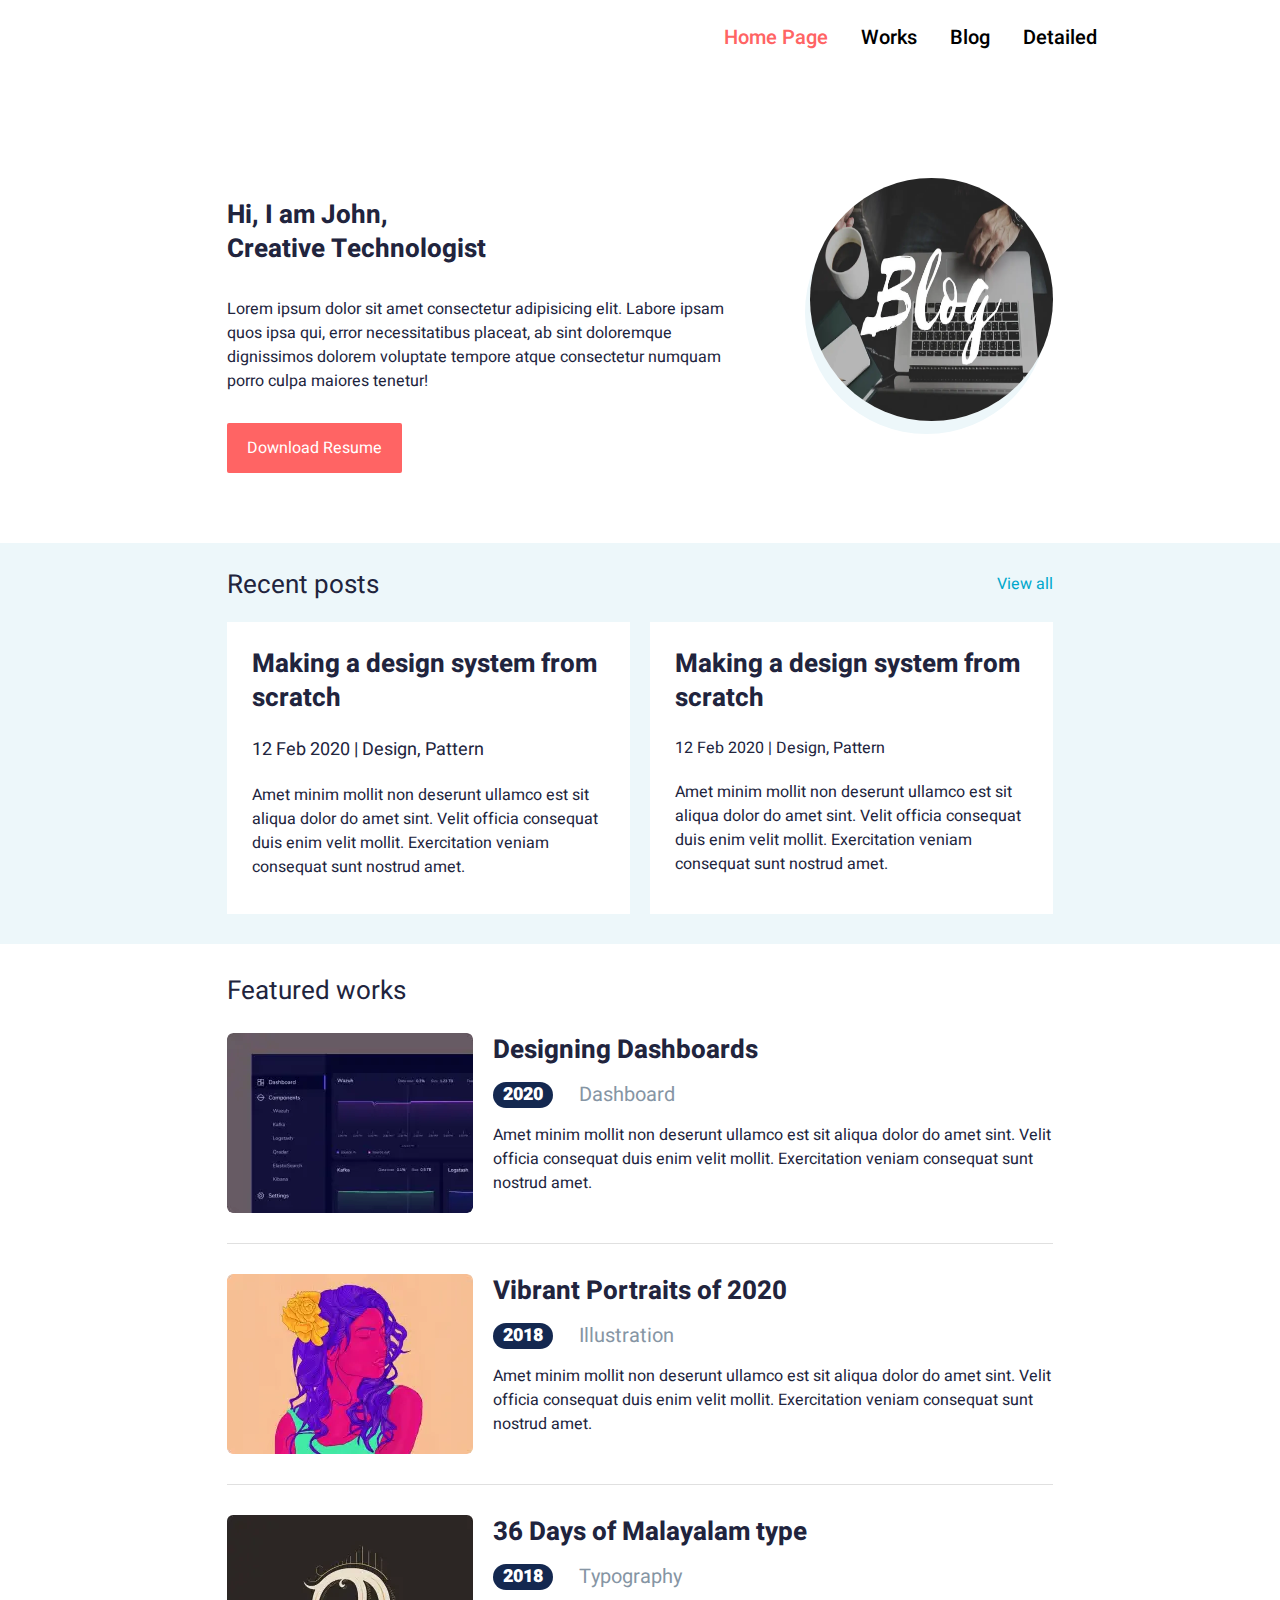
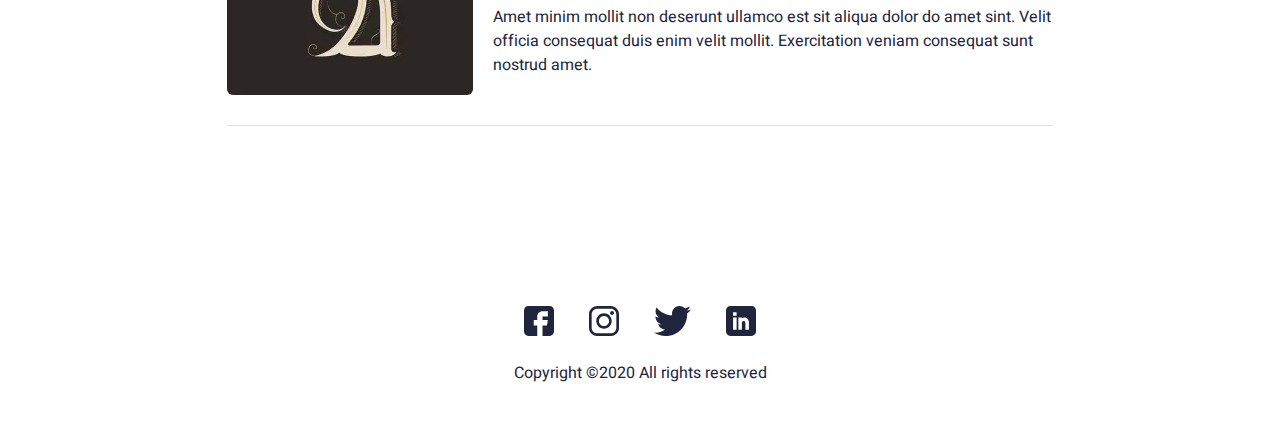
<file: index.html>
<!DOCTYPE html>
<html lang="en">

<head>
    <meta charset="UTF-8">
    <meta http-equiv="X-UA-Compatible" content="IE=edge">
    <meta name="viewport" content="width=device-width, initial-scale=1.0">
    <link rel="stylesheet" href="css/style.min.css?_v=20220322174559">
    <title>Creative Technologist</title>
</head>

<body>
    <div class="wrapper">
        <header class="header">
            <div class="header__container">
                <div class="header__menu menu">
                    <nav class="menu__body">
                        <ul class="menu__list">
                            <li><a href="./index.html" class="menu__link menu__link--home _active">Home Page</a>
                            </li>
                            <li><a href="./works.html" class="menu__link ">Works</a></li>
                            <li><a href="./blog.html" class="menu__link ">Blog</a></li>
                            <li><a href="./detailed.html" class="menu__link ">Detailed</a></li>
                        </ul>
                    </nav>
                </div>
        </header>
        <main class="page">
            <section class="hello">
                <div class="hello__container">
                    <div class="hello__content">
                        <h1 class="hello__title title">Hi, I am John, <br> Creative Technologist</h1>
                        <div class="hello__text text">Lorem ipsum dolor sit amet consectetur adipisicing elit.
                            Labore
                            ipsam quos ipsa qui, error necessitatibus placeat, ab sint doloremque dignissimos
                            dolorem
                            voluptate tempore atque consectetur numquam porro culpa maiores tenetur!
                        </div>
                        <a href="#" class="hello__button btn">Download Resume</a>
                    </div>
                    <div class="hello__avatar">
                        <picture>
                            <source srcset="./img/Iam.webp" type="image/webp"><img src="./img/Iam.jpg" alt="Мой Аватар">
                        </picture>
                    </div>
                </div>
            </section>
            <section class="recent-posts">
                <div class="recent-posts__container">
                    <div class="recent-posts__header">
                        <div class="recent-posts__title recent-posts-title">Recent posts</div>
                        <a href="#" class="recent-posts__view-all">View all</a>
                    </div>
                    <div class="recent-posts__items">
                        <div class="recent-posts__column">
                            <article class="recent-posts__item recent-posts-item">
                                <a href="#" class="recent-posts-item__title title">Making a design system from
                                    scratch</a>
                                <div class="recent-posts__info info">12 Feb 2020 <span> | </span> Design, Pattern</div>
                                <div class="recent-posts__text text">Amet minim mollit non deserunt ullamco est sit
                                    aliqua dolor do amet sint. Velit officia consequat duis enim velit mollit.
                                    Exercitation veniam consequat sunt nostrud amet.</div>
                            </article>
                        </div>
                        <div class="recent-posts__column">
                            <article class="recent-posts__item recent-posts-item">
                                <a href="#" class="recent-posts-item__title title">Making a design system from
                                    scratch</a>
                                <div class="recent-posts__info">12 Feb 2020 <span> | </span> Design, Pattern</div>
                                <div class="recent-posts__text text">Amet minim mollit non deserunt ullamco est sit
                                    aliqua dolor do amet sint. Velit officia consequat duis enim velit mollit.
                                    Exercitation veniam consequat sunt nostrud amet.</div>
                            </article>
                        </div>
                    </div>
                </div>
            </section>
            <section class="featured-works">
                <div class="featured-works__container">
                    <div class="featured-works__title recent-posts-title">
                        <h2>Featured works</h2>
                    </div>
                    <div class="featured-works__items works">
                        <article class="works__item">
                            <a href="#" class="works__image _ibg">
                                <picture>
                                    <source srcset="./img/fe/1.webp" type="image/webp"><img src="./img/fe/1.jpg"
                                        alt="work #1">
                                </picture>
                            </a>
                            <div class="works__body">
                                <a href="#" class="works__title title">Designing Dashboards</a>
                                <div class="works__info">
                                    <div class="works__year">2020</div>
                                    <div class="works__category">Dashboard</div>
                                </div>
                                <div class="works__text text">Amet minim mollit non deserunt ullamco est sit aliqua
                                    dolor do amet sint. Velit officia consequat duis enim velit mollit. Exercitation
                                    veniam consequat sunt nostrud amet.</div>
                            </div>
                        </article>
                        <article class="works__item">
                            <a href="#" class="works__image _ibg">
                                <picture>
                                    <source srcset="./img/fe/2.webp" type="image/webp"><img src="./img/fe/2.jpg"
                                        alt="work #1">
                                </picture>
                            </a>
                            <div class="works__body">
                                <a href="#" class="works__title title">Vibrant Portraits of 2020</a>
                                <div class="works__info">
                                    <div class="works__year">2018</div>
                                    <div class="works__category">Illustration</div>
                                </div>
                                <div class="works__text text">Amet minim mollit non deserunt ullamco est sit aliqua
                                    dolor do amet sint. Velit officia consequat duis enim velit mollit. Exercitation
                                    veniam consequat sunt nostrud amet.</div>
                            </div>
                        </article>
                        <article class="works__item">
                            <a href="#" class="works__image _ibg">
                                <picture>
                                    <source srcset="./img/fe/3.webp" type="image/webp"><img src="./img/fe/3.jpg"
                                        alt="work #1">
                                </picture>
                            </a>
                            <div class="works__body">
                                <a href="#" class="works__title title">36 Days of Malayalam type</a>
                                <div class="works__info">
                                    <div class="works__year">2018</div>
                                    <div class="works__category">Typography</div>
                                </div>
                                <div class="works__text text">Amet minim mollit non deserunt ullamco est sit aliqua
                                    dolor do amet sint. Velit officia consequat duis enim velit mollit. Exercitation
                                    veniam consequat sunt nostrud amet.</div>
                            </div>
                        </article>
                    </div>
                </div>
            </section>
        </main>
        <footer class="footer">
            <div class="footer__container">
                <div class="footer__social social">
                    <a href="#" class="social__item">
                        <img src="./img/fb.svg" alt="fb">
                    </a>
                    <a href="#" class="social__item">
                        <img src="./img/insta.svg" alt="insta">
                    </a>
                    <a href="#" class="social__item">
                        <img src="./img/Group.svg" alt="Group">
                    </a>
                    <a href="#" class="social__item">
                        <img src="./img/Linkedin.svg" alt="Linkedin">
                    </a>
                </div>
                <div class="footer__copyright">Copyright ©2020 All rights reserved </div>
            </div>
        </footer>
    </div>
    <script src="js/app.min.js?_v=20220322174559"></script>
</body>

</html>
</file>
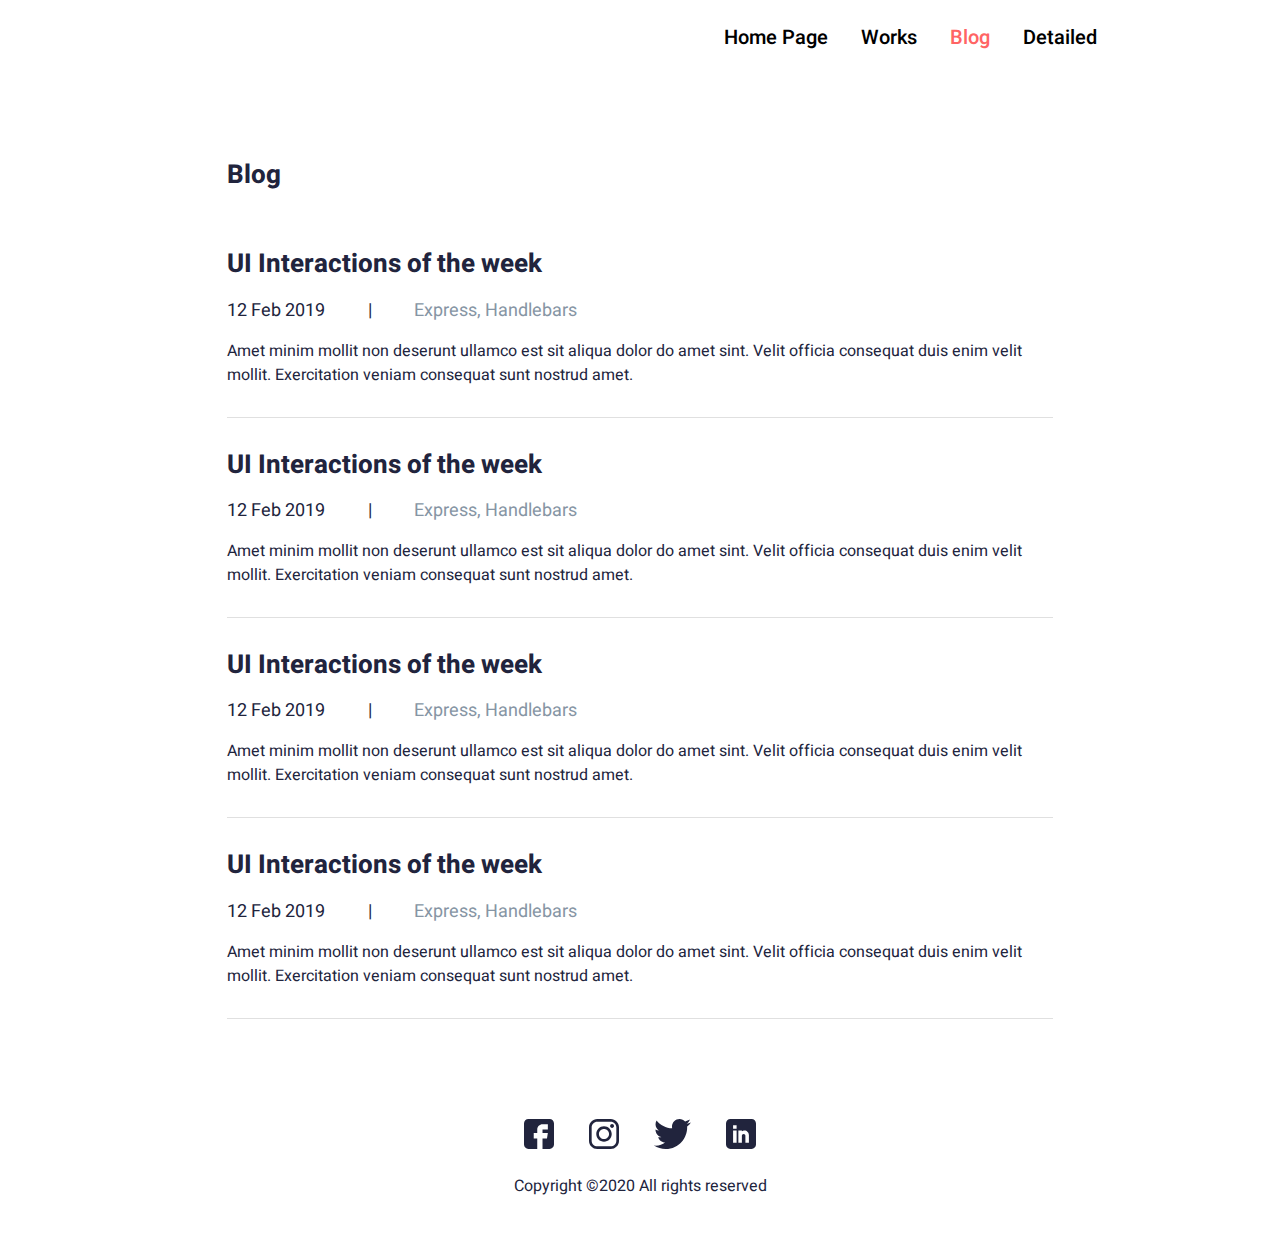
<file: blog.html>
<!DOCTYPE html>
<html lang="en">

<head>
    <meta charset="UTF-8">
    <meta http-equiv="X-UA-Compatible" content="IE=edge">
    <meta name="viewport" content="width=device-width, initial-scale=1.0">
    <link rel="stylesheet" href="css/style.min.css?_v=20220322174559">
    <title>Blog</title>
</head>

<body>
    <div class="wrapper">
        <header class="header">
            <div class="header__container">
                <div class="header__menu menu">
                    <nav class="menu__body">
                        <ul class="menu__list">
                            <li><a href="./index.html" class="menu__link menu__link--home ">Home Page</a>
                            </li>
                            <li><a href="./works.html" class="menu__link ">Works</a></li>
                            <li><a href="./blog.html" class="menu__link _active">Blog</a></li>
                            <li><a href="./detailed.html" class="menu__link ">Detailed</a></li>
                        </ul>
                    </nav>
                </div>
        </header>
        <main class="page">
            <div class="page__container blog">
                <h1 class="blog__title title">Blog</h1>
                <div class="blog__items">
                    <div class="blog__item">
                        <a href="#" class="blog__title-link title">UI Interactions of the week</a>
                        <div class="blog__info info">12 Feb 2019 <p>|</p> <span>Express, Handlebars</span></div>
                        <div class="blog__text text">Amet minim mollit non deserunt ullamco est sit aliqua dolor do amet
                            sint. Velit officia consequat duis enim velit mollit. Exercitation veniam consequat sunt
                            nostrud amet.
                        </div>
                    </div>
                    <div class="blog__item">
                        <a href="#" class="blog__title-link title">UI Interactions of the week</a>
                        <div class="blog__info info">12 Feb 2019 <p>|</p> <span>Express, Handlebars</span></div>
                        <div class="blog__text text">Amet minim mollit non deserunt ullamco est sit aliqua dolor do amet
                            sint. Velit officia consequat duis enim velit mollit. Exercitation veniam consequat sunt
                            nostrud amet.
                        </div>
                    </div>
                    <div class="blog__item">
                        <a href="#" class="blog__title-link title">UI Interactions of the week</a>
                        <div class="blog__info info">12 Feb 2019 <p>|</p> <span>Express, Handlebars</span></div>
                        <div class="blog__text text">Amet minim mollit non deserunt ullamco est sit aliqua dolor do amet
                            sint. Velit officia consequat duis enim velit mollit. Exercitation veniam consequat sunt
                            nostrud amet.
                        </div>
                    </div>
                    <div class="blog__item">
                        <a href="#" class="blog__title-link title">UI Interactions of the week</a>
                        <div class="blog__info info">12 Feb 2019 <p>|</p> <span>Express, Handlebars</span></div>
                        <div class="blog__text text">Amet minim mollit non deserunt ullamco est sit aliqua dolor do amet
                            sint. Velit officia consequat duis enim velit mollit. Exercitation veniam consequat sunt
                            nostrud amet.
                        </div>
                    </div>
                </div>
            </div>
        </main>
        <footer class="footer">
            <div class="footer__container">
                <div class="footer__social social">
                    <a href="#" class="social__item">
                        <img src="./img/fb.svg" alt="fb">
                    </a>
                    <a href="#" class="social__item">
                        <img src="./img/insta.svg" alt="insta">
                    </a>
                    <a href="#" class="social__item">
                        <img src="./img/Group.svg" alt="Group">
                    </a>
                    <a href="#" class="social__item">
                        <img src="./img/Linkedin.svg" alt="Linkedin">
                    </a>
                </div>
                <div class="footer__copyright">Copyright ©2020 All rights reserved </div>
            </div>
        </footer>
    </div>
    <script src="js/app.min.js?_v=20220322174559"></script>
</body>

</html>
</file>
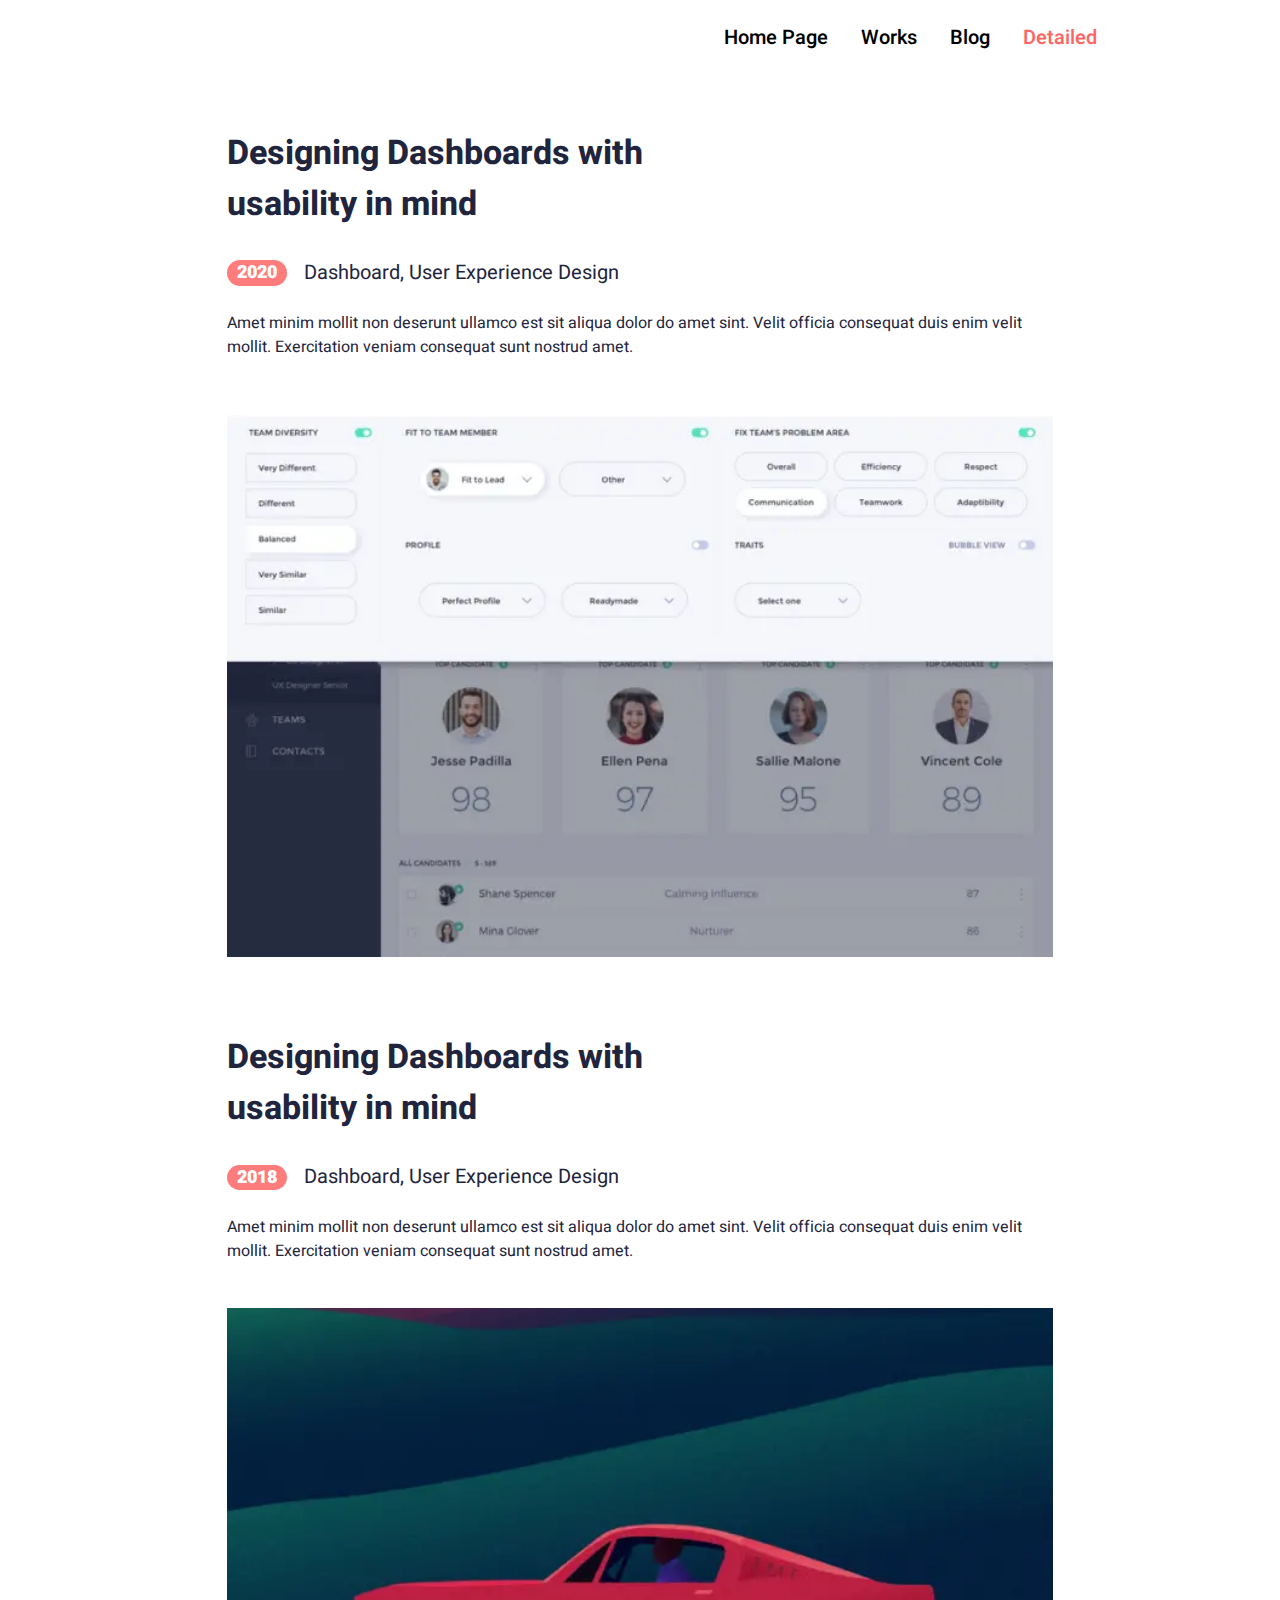
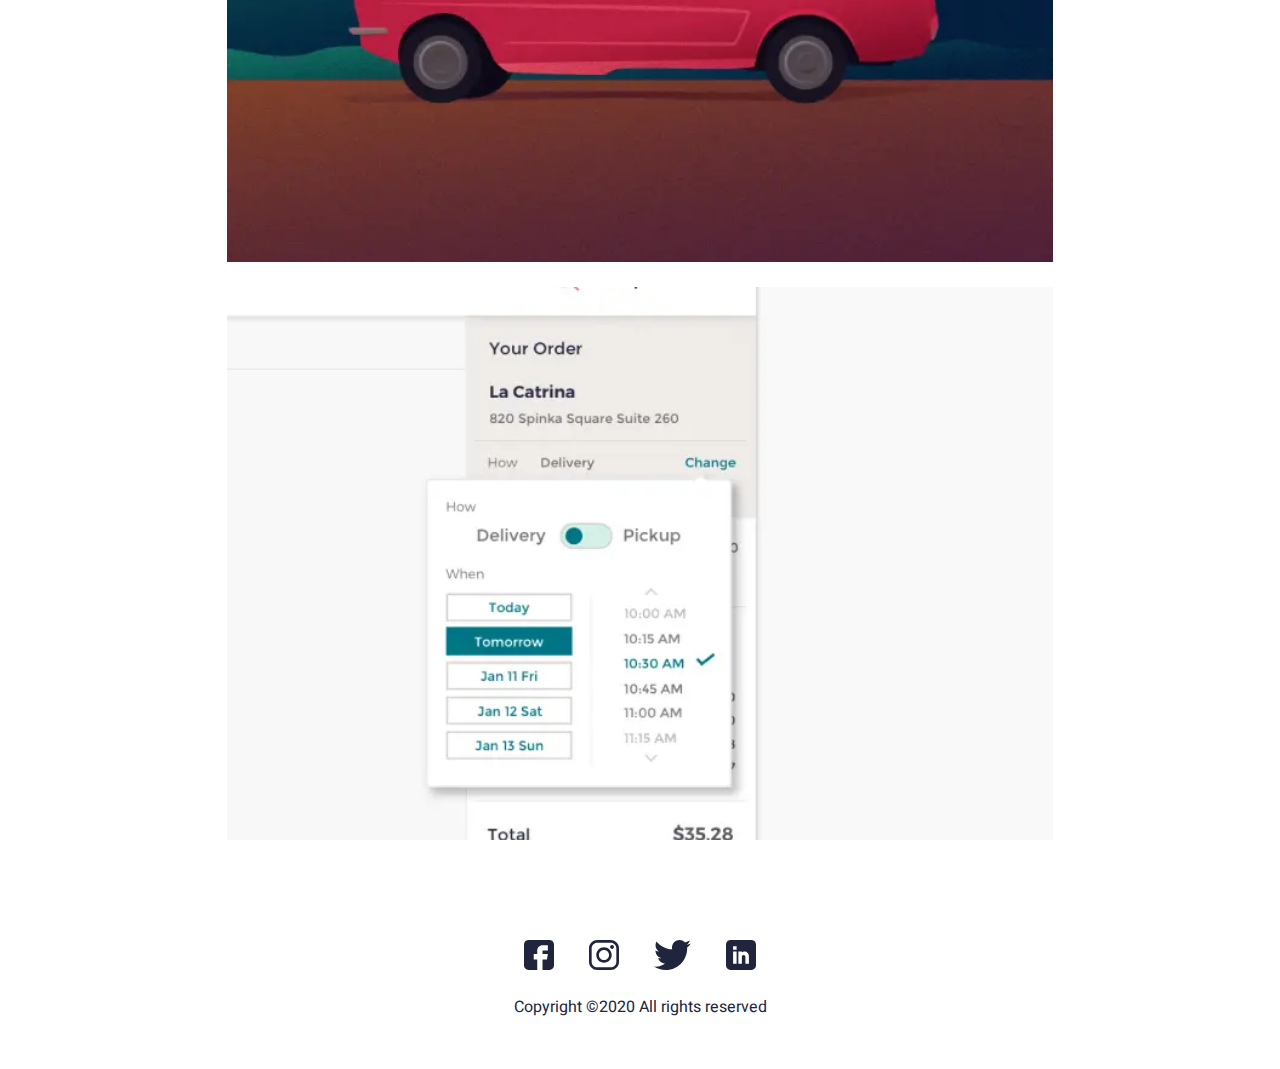
<file: detailed.html>
<!DOCTYPE html>
<html lang="en">

<head>
    <meta charset="UTF-8">
    <meta http-equiv="X-UA-Compatible" content="IE=edge">
    <meta name="viewport" content="width=device-width, initial-scale=1.0">
    <link rel="stylesheet" href="css/style.min.css?_v=20220322174559">
    <title>Detailed</title>
</head>

<body>
    <div class="wrapper">
        <header class="header">
            <div class="header__container">
                <div class="header__menu menu">
                    <nav class="menu__body">
                        <ul class="menu__list">
                            <li><a href="./index.html" class="menu__link menu__link--home ">Home Page</a>
                            </li>
                            <li><a href="./works.html" class="menu__link ">Works</a></li>
                            <li><a href="./blog.html" class="menu__link ">Blog</a></li>
                            <li><a href="./detailed.html" class="menu__link _active">Detailed</a></li>
                        </ul>
                    </nav>
                </div>
        </header>
        <main class="page">
            <div class="detailed__container">
                <div class="detailed__items">
                    <div class="detailed__item">
                        <h1 class="detailed__title">Designing Dashboards with <br> usability in mind</h1>
                        <div class="detailed__info">
                            <div class="detailed__year">2020</div>
                            <div class="detailed__category">Dashboard, User Experience Design</div>
                        </div>
                        <div class="detailed__text text">Amet minim mollit non deserunt ullamco est sit aliqua dolor do
                            amet
                            sint. Velit officia consequat duis enim velit mollit. Exercitation veniam consequat sunt
                            nostrud
                            amet.
                        </div>
                        <div class="detailed__image _ibg">
                            <picture>
                                <source srcset="./img/article/1.webp" type="image/webp"><img src="./img/article/1.jpg"
                                    alt="detailed">
                            </picture>
                        </div>
                    </div>
                    <div class="detailed__item">
                        <h1 class="detailed__title">Designing Dashboards with <br> usability in mind</h1>
                        <div class="detailed__info">
                            <div class="detailed__year">2018</div>
                            <div class="detailed__category">Dashboard, User Experience Design</div>
                        </div>
                        <div class="detailed__text text">Amet minim mollit non deserunt ullamco est sit aliqua dolor do
                            amet
                            sint. Velit officia consequat duis enim velit mollit. Exercitation veniam consequat sunt
                            nostrud
                            amet.
                        </div>
                        <div class="detailed__image _ibg">
                            <picture>
                                <source srcset="./img/article/2.webp" type="image/webp"><img src="./img/article/2.jpg"
                                    alt="detailed">
                            </picture>
                        </div>
                    </div>
                    <div class="detailed__item">
                        <div class="detailed__image _ibg">
                            <picture>
                                <source srcset="./img/article/3.webp" type="image/webp"><img src="./img/article/3.jpg"
                                    alt="detailed">
                            </picture>
                        </div>
                    </div>
                </div>
            </div>
        </main>
        <footer class="footer">
            <div class="footer__container">
                <div class="footer__social social">
                    <a href="#" class="social__item">
                        <img src="./img/fb.svg" alt="fb">
                    </a>
                    <a href="#" class="social__item">
                        <img src="./img/insta.svg" alt="insta">
                    </a>
                    <a href="#" class="social__item">
                        <img src="./img/Group.svg" alt="Group">
                    </a>
                    <a href="#" class="social__item">
                        <img src="./img/Linkedin.svg" alt="Linkedin">
                    </a>
                </div>
                <div class="footer__copyright">Copyright ©2020 All rights reserved </div>
            </div>
        </footer>
    </div>
    <script src="js/app.min.js?_v=20220322174559"></script>
</body>

</html>
</file>
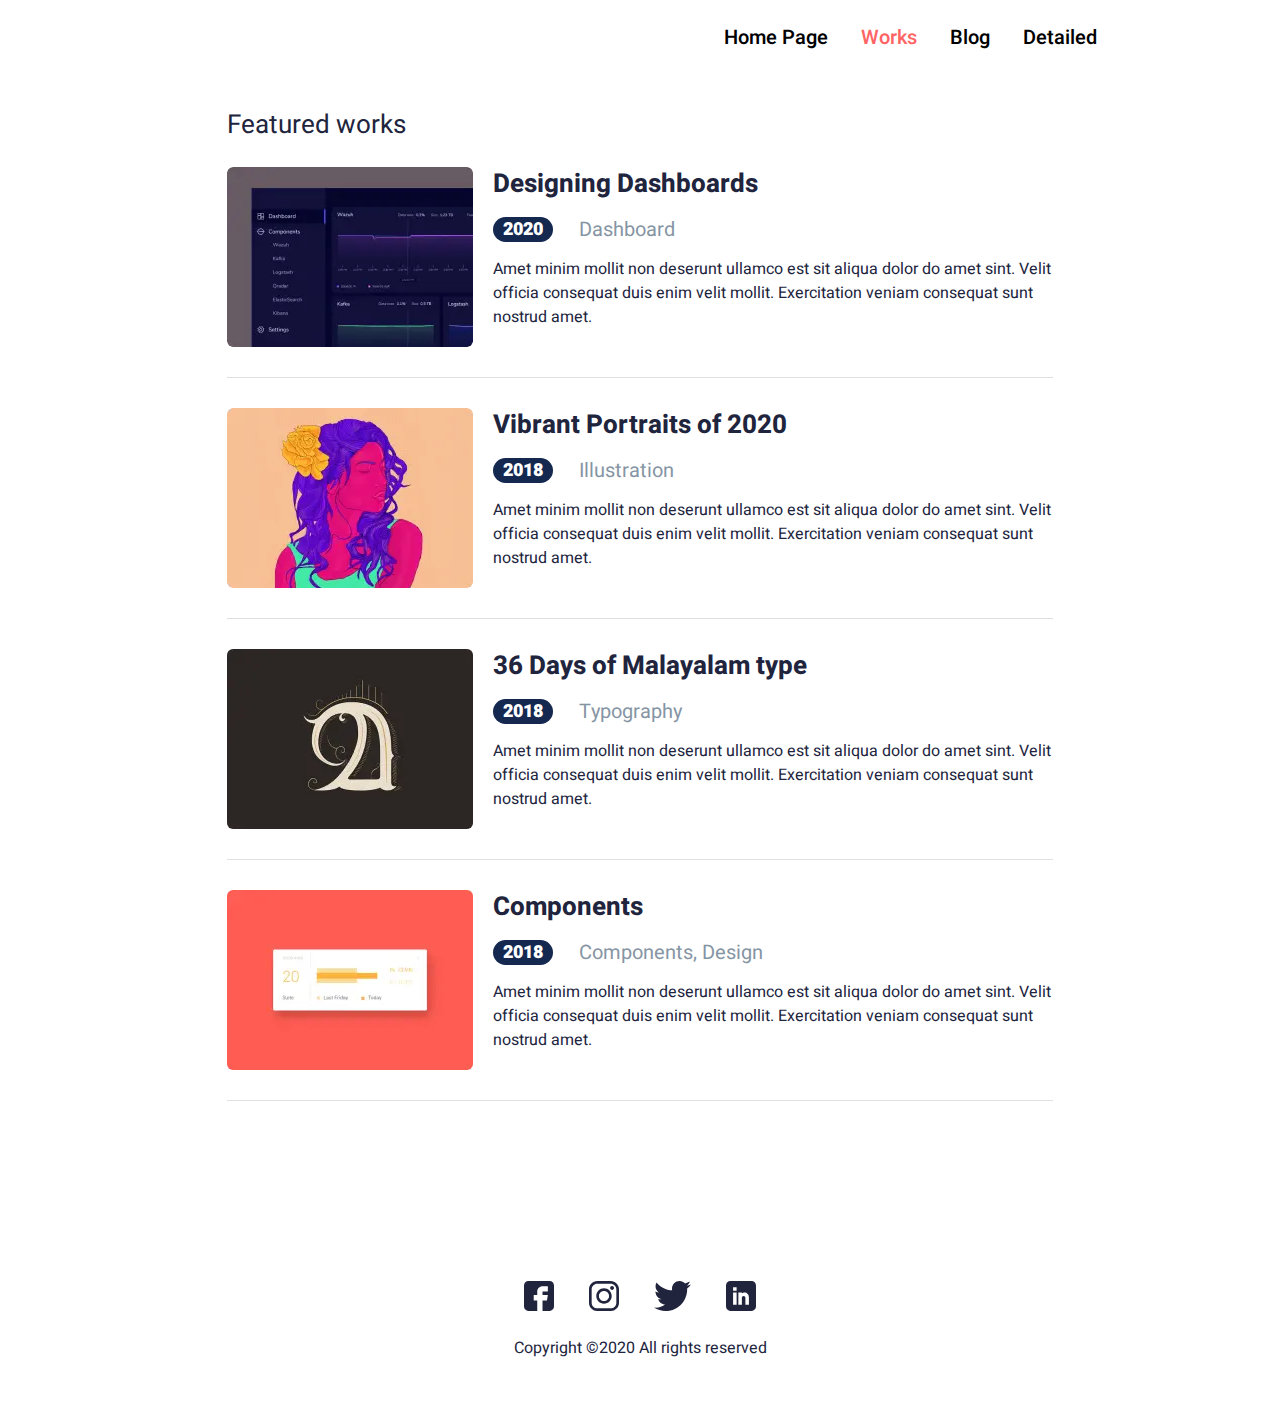
<file: works.html>
<!DOCTYPE html>
<html lang="en">

<head>
    <meta charset="UTF-8">
    <meta http-equiv="X-UA-Compatible" content="IE=edge">
    <meta name="viewport" content="width=device-width, initial-scale=1.0">
    <link rel="stylesheet" href="css/style.min.css?_v=20220322174559">
    <title>Works</title>
</head>

<body>
    <div class="wrapper">
        <header class="header">
            <div class="header__container">
                <div class="header__menu menu">
                    <nav class="menu__body">
                        <ul class="menu__list">
                            <li><a href="./index.html" class="menu__link menu__link--home ">Home Page</a>
                            </li>
                            <li><a href="./works.html" class="menu__link _active">Works</a></li>
                            <li><a href="./blog.html" class="menu__link ">Blog</a></li>
                            <li><a href="./detailed.html" class="menu__link ">Detailed</a></li>
                        </ul>
                    </nav>
                </div>
        </header>
        <main class="page">
            <section class="featured-works">
                <div class="featured-works__container">
                    <div class="featured-works__title recent-posts-title">
                        <h2>Featured works</h2>
                    </div>
                    <div class="works">
                        <article class="works__item">
                            <a href="#" class="works__image _ibg">
                                <picture>
                                    <source srcset="./img/fe/1.webp" type="image/webp"><img src="./img/fe/1.jpg"
                                        alt="work #1">
                                </picture>
                            </a>
                            <div class="works__body">
                                <a href="#" class="works__title title">Designing Dashboards</a>
                                <div class="works__info">
                                    <div class="works__year">2020</div>
                                    <div class="works__category">Dashboard</div>
                                </div>
                                <div class="works__text text">Amet minim mollit non deserunt ullamco est sit aliqua
                                    dolor do amet sint. Velit officia consequat duis enim velit mollit. Exercitation
                                    veniam consequat sunt nostrud amet.</div>
                            </div>
                        </article>
                        <article class="works__item">
                            <a href="#" class="works__image _ibg">
                                <picture>
                                    <source srcset="./img/fe/2.webp" type="image/webp"><img src="./img/fe/2.jpg"
                                        alt="work #1">
                                </picture>
                            </a>
                            <div class="works__body">
                                <a href="#" class="works__title title">Vibrant Portraits of 2020</a>
                                <div class="works__info">
                                    <div class="works__year">2018</div>
                                    <div class="works__category">Illustration</div>
                                </div>
                                <div class="works__text text">Amet minim mollit non deserunt ullamco est sit aliqua
                                    dolor do amet sint. Velit officia consequat duis enim velit mollit. Exercitation
                                    veniam consequat sunt nostrud amet.</div>
                            </div>
                        </article>
                        <article class="works__item">
                            <a href="#" class="works__image _ibg">
                                <picture>
                                    <source srcset="./img/fe/3.webp" type="image/webp"><img src="./img/fe/3.jpg"
                                        alt="work #1">
                                </picture>
                            </a>
                            <div class="works__body">
                                <a href="#" class="works__title title">36 Days of Malayalam type</a>
                                <div class="works__info">
                                    <div class="works__year">2018</div>
                                    <div class="works__category">Typography</div>
                                </div>
                                <div class="works__text text">Amet minim mollit non deserunt ullamco est sit aliqua
                                    dolor do amet sint. Velit officia consequat duis enim velit mollit. Exercitation
                                    veniam consequat sunt nostrud amet.</div>
                            </div>
                        </article>
                        <article class="works__item">
                            <a href="#" class="works__image _ibg">
                                <picture>
                                    <source srcset="./img/fe/5.webp" type="image/webp"><img src="./img/fe/5.jpg"
                                        alt="work #1">
                                </picture>
                            </a>
                            <div class="works__body">
                                <a href="#" class="works__title title">Components</a>
                                <div class="works__info">
                                    <div class="works__year">2018</div>
                                    <div class="works__category">Components, Design</div>
                                </div>
                                <div class="works__text text">Amet minim mollit non deserunt ullamco est sit aliqua
                                    dolor do amet sint. Velit officia consequat duis enim velit mollit. Exercitation
                                    veniam consequat sunt nostrud amet.</div>
                            </div>
                        </article>
                    </div>
                </div>
            </section>
        </main>
        <footer class="footer">
            <div class="footer__container">
                <div class="footer__social social">
                    <a href="#" class="social__item">
                        <img src="./img/fb.svg" alt="fb">
                    </a>
                    <a href="#" class="social__item">
                        <img src="./img/insta.svg" alt="insta">
                    </a>
                    <a href="#" class="social__item">
                        <img src="./img/Group.svg" alt="Group">
                    </a>
                    <a href="#" class="social__item">
                        <img src="./img/Linkedin.svg" alt="Linkedin">
                    </a>
                </div>
                <div class="footer__copyright">Copyright ©2020 All rights reserved </div>
            </div>
        </footer>
    </div>
    <script src="js/app.min.js?_v=20220322174559"></script>
</body>

</html>
</file>
<file: css/style.min.css>
@font-face{font-family:Heebo;font-display:swap;src:url(../fonts/Heebo-Medium.woff2) format("woff2"),url(../fonts/Heebo-Medium.woff) format("woff");font-weight:500;font-style:normal}@font-face{font-family:Heebo;font-display:swap;src:url(../fonts/Heebo-Bold.woff2) format("woff2"),url(../fonts/Heebo-Bold.woff) format("woff");font-weight:700;font-style:normal}@font-face{font-family:Heebo;font-display:swap;src:url(../fonts/Heebo-Black.woff2) format("woff2"),url(../fonts/Heebo-Black.woff) format("woff");font-weight:900;font-style:normal}@font-face{font-family:Heebo;font-display:swap;src:url(../fonts/Heebo-Regular.woff2) format("woff2"),url(../fonts/Heebo-Regular.woff) format("woff");font-weight:400;font-style:normal}*,::after,::before{-webkit-box-sizing:border-box;box-sizing:border-box;margin:0;padding:0;border:0}li,ol,ul{list-style:none}a,a:visited{text-decoration:none}a:hover{text-decoration:none}h1,h2,h3,h4,h5,h6{font-weight:inherit;font-size:inherit}img{vertical-align:top}body,html{font-family:Heebo,sans-serif;height:100%;line-height:1;font-size:16px;color:#21243d;font-weight:400;line-height:150%}.wrapper{min-height:100%;overflow:hidden;display:-webkit-box;display:-ms-flexbox;display:flex;-webkit-box-orient:vertical;-webkit-box-direction:normal;-ms-flex-direction:column;flex-direction:column}main{-webkit-box-flex:1;-ms-flex:1 1 auto;flex:1 1 auto}._ibg{position:relative}._ibg img{position:absolute;width:100%;height:100%;top:0;left:0;-o-object-fit:cover;object-fit:cover}.hello{padding:100px 0 70px 0}.hello__container{display:-webkit-box;display:-ms-flexbox;display:flex;-webkit-box-pack:justify;-ms-flex-pack:justify;justify-content:space-between}.hello__content{-webkit-box-align:start;-ms-flex-align:start;align-items:flex-start;max-width:550px;-webkit-box-flex:1;-ms-flex:1 1 auto;flex:1 1 auto;padding:0 20px 0 0}.hello__content :not(:last-child){margin:0 0 30px 0}.hello__title{padding:20px 0 0 0}.hello__avatar{-webkit-box-flex:0;-ms-flex:0 0 243px;flex:0 0 243px;height:243px;border-radius:50%;overflow:hidden;-webkit-box-shadow:-5px 13px 0 0 #edf7fa;box-shadow:-5px 13px 0 0 #edf7fa}.hello__avatar img{height:100%;max-width:100%}.title{font-weight:700;font-size:44px;line-height:136%}.btn{border-radius:2px;background-color:#ff6464;padding:13px 20px;text-align:center;-webkit-box-align:center;-ms-flex-align:center;align-items:center;display:-webkit-inline-box;display:-ms-inline-flexbox;display:inline-flex;-webkit-box-pack:center;-ms-flex-pack:center;justify-content:center;-webkit-transition:color .3s ease 0s;-o-transition:color .3s ease 0s;transition:color .3s ease 0s;color:#fff}.btn:hover{background-color:#ff646488}.title{font-weight:700;font-size:26px;line-height:132%;display:-webkit-inline-box;display:-ms-inline-flexbox;display:inline-flex;color:inherit;-webkit-transition:color .3s ease 0s;-o-transition:color .3s ease 0s;transition:color .3s ease 0s}.title:hover{color:#ff6464}.recent-posts-title{font-weight:400;font-size:26px;line-height:132%;display:-webkit-inline-box;display:-ms-inline-flexbox;display:inline-flex;color:inherit}.info{font-weight:400;font-size:18px;line-height:150%}.recent-posts{background:#edf7fa;padding:25px 0 30px 0}.recent-posts__container>:not(:last-child){margin:0 0 20px 0}.recent-posts__header{display:-webkit-box;display:-ms-flexbox;display:flex;-webkit-box-pack:justify;-ms-flex-pack:justify;justify-content:space-between;-webkit-box-align:center;-ms-flex-align:center;align-items:center}.recent-posts__view-all{font-weight:400;font-size:16px;line-height:132%;color:#00a8cc;padding:0 0 0 20px}.recent-posts__items{display:-webkit-box;display:-ms-flexbox;display:flex;-webkit-box-flex:0;-ms-flex:0 0 50%;flex:0 0 50%;gap:20px}.recent-posts__item{background-color:#fff;height:100%}.recent-posts__item>:not(:last-child){margin:0 0 20px 0}.recent-posts-item{padding:25px 25px 35px 25px}.recent-posts-item__title{font-weight:700;font-size:26px;line-height:132%;display:-webkit-inline-box;display:-ms-inline-flexbox;display:inline-flex;color:inherit}.featured-works{padding:0 0 80px}.featured-works__title{padding:30px 0 25px}.works__item{display:-webkit-box;display:-ms-flexbox;display:flex;-webkit-box-align:start;-ms-flex-align:start;align-items:flex-start;padding:0 0 30px;border-bottom:1px solid #e0e0e0;margin:0 0 30px 0}.works__item:last-child{margin:0}.works__image{-webkit-box-flex:0;-ms-flex:0 0 246px;flex:0 0 246px;border-radius:6px;min-height:180px;display:block;overflow:hidden}.works__body{-webkit-box-flex:1;-ms-flex:1 1 auto;flex:1 1 auto;padding:0 0 0 20px}.works__body>:not(:last-child){margin:0 0 15px 0}.works__info{display:-webkit-box;display:-ms-flexbox;display:flex;-webkit-box-align:center;-ms-flex-align:center;align-items:center}.works__year{font-weight:900;font-size:18px;line-height:30%;color:#fff;background:#142850;border-radius:16px;padding:10px}.works__category{font-size:20px;line-height:68.8%;color:#8695a4;padding-left:26px}.footer{padding:100px 0 50px 0}.footer__copyright{display:-webkit-box;display:-ms-flexbox;display:flex;-webkit-box-pack:center;-ms-flex-pack:center;justify-content:center}.social{display:-webkit-box;display:-ms-flexbox;display:flex;-webkit-box-pack:center;-ms-flex-pack:center;justify-content:center}.social>:not(:last-child){margin:0 35px 0 0}.social__item{font-size:30px;padding:0 0 25px 0}.blog__title{padding:80px 0 0;display:inline-block;-webkit-box-align:start;-ms-flex-align:start;align-items:flex-start}.blog__blog__title-link{padding:55px 0 0}.blog__items{padding:55px 0 0}.blog__items>:not(:last-child){margin:0 0 30px 0}.blog__item{border-bottom:1px solid #e0e0e0;padding:0 0 30px 0}.blog__item>:not(:last-child){margin:0 0 15px 0}.blog__info{max-width:350px;display:-webkit-box;display:-ms-flexbox;display:flex;-webkit-box-pack:justify;-ms-flex-pack:justify;justify-content:space-between}.blog__info span{color:#8695a4}.detailed__items>:not(:last-child){padding:0 0 25px 0}.detailed__title{padding:50px 0 30px 0;font-style:normal;font-weight:700;font-size:34px;line-height:150%}.detailed__info{display:-webkit-box;display:-ms-flexbox;display:flex;-webkit-box-align:center;-ms-flex-align:center;align-items:center;padding:0 0 25px 0}.detailed__year{font-weight:900;font-size:18px;line-height:30%;color:#fff;background:#ff7c7c;border-radius:16px;padding:10px}.detailed__category{font-weight:400;font-size:20px;line-height:130%;padding-left:17px}.detailed__text{padding:0 0 45px 0}.detailed__image{padding:0 0 67% 0}[class*=__container]{margin:0 auto;max-width:856px;padding:0 15px}.header__container{max-width:944px}.menu__list{padding:27px 0;display:-webkit-box;display:-ms-flexbox;display:flex;-webkit-box-pack:end;-ms-flex-pack:end;justify-content:end}.menu__list li:not(:last-child){margin:0 33px 0 0}.menu__link{font-weight:500;font-size:20px;line-height:68.965%;text-align:right;color:#000;-webkit-transition:color .3s ease 0s;-o-transition:color .3s ease 0s;transition:color .3s ease 0s}.menu__link:hover{text-decoration:underline;color:#ff6464}.menu__link._active{color:#ff6464}.menu__link--home{text-align:left}@media (max-width:730px){.hello{padding:40px 0 35px 0}}@media (max-width:700px){.hello__container{-webkit-box-orient:vertical;-webkit-box-direction:reverse;-ms-flex-direction:column-reverse;flex-direction:column-reverse;-webkit-box-align:center;-ms-flex-align:center;align-items:center;text-align:center;-webkit-box-pack:center;-ms-flex-pack:center;justify-content:center}.hello__content{padding:0}.hello__title{padding:0}.hello__button{width:100%}.hello__avatar{width:243px;margin:0 0 20px 0}.recent-posts__header{-webkit-box-pack:center;-ms-flex-pack:center;justify-content:center}.recent-posts__view-all{display:none}.recent-posts__items{-webkit-box-orient:vertical;-webkit-box-direction:normal;-ms-flex-direction:column;flex-direction:column}.recent-posts-item{padding:20px 20px 20px 20px}.featured-works__title{display:-webkit-box;display:-ms-flexbox;display:flex;-webkit-box-pack:center;-ms-flex-pack:center;justify-content:center}.works__item{-webkit-box-orient:vertical;-webkit-box-direction:normal;-ms-flex-direction:column;flex-direction:column}.works__image{width:100%;padding:0 0 60% 0}.works__body{padding:20px 0 0}}@media (max-width:500px){.featured-works{padding:0 0 30px}.featured-works__items{display:-webkit-box;display:-ms-flexbox;display:flex;overflow:auto;-webkit-box-orient:horizontal;-webkit-box-direction:normal;-ms-flex-direction:row;flex-direction:row}.featured-works__items .works__item{display:block;-webkit-box-flex:0;-ms-flex:0 0 75%;flex:0 0 75%;margin:0 15px 0 0}.footer{padding:50px 0 30px 0}.blog__title{padding:40px 0 0}.blog__items{padding:30px 0 0}.detailed__title{padding:25px 0 15px 0}}@media (max-width:475px){.title{font-size:32px}}@media (max-width:450px){.menu__list li:not(:last-child){margin:0 15px 0 0}}
</file>
